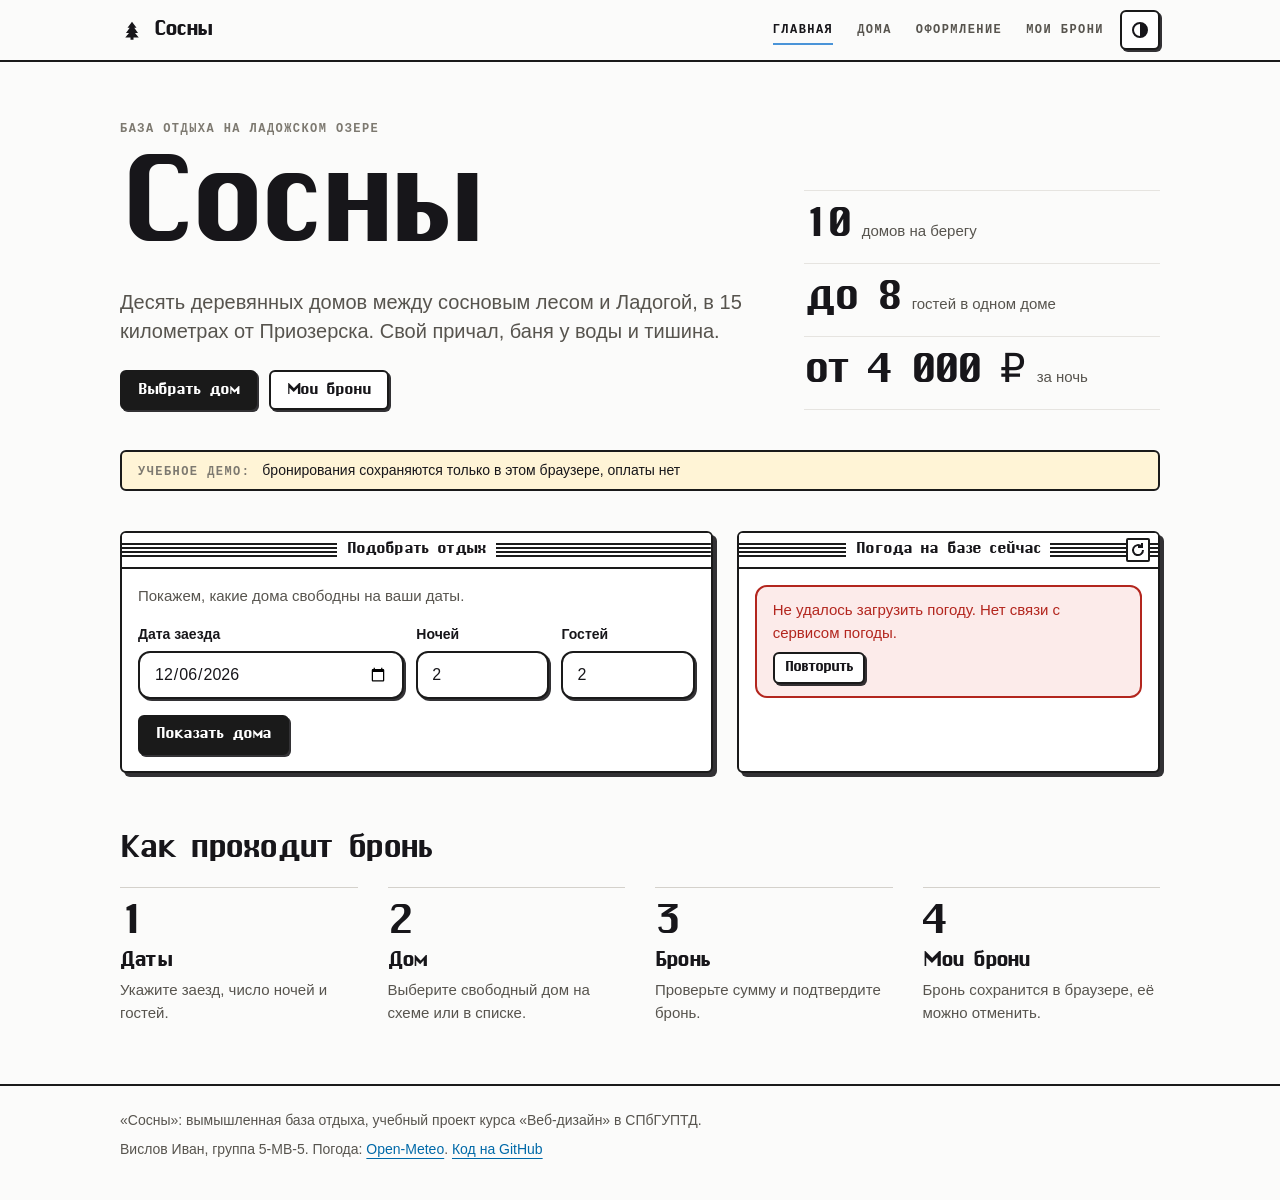
<file: index.html>
<!doctype html>
<html lang="ru">
<head>
  <meta charset="utf-8">
  <meta name="viewport" content="width=device-width, initial-scale=1">
  <title>Сосны: база отдыха на Ладожском озере</title>
  <meta name="description" content="Учебный сайт базы отдыха «Сосны»: десять домов на берегу Ладоги, подбор дат, схема базы и бронь в браузере.">
  <link rel="icon" href="data:image/svg+xml,%3Csvg xmlns='http://www.w3.org/2000/svg' viewBox='0 0 32 32'%3E%3Crect x='1' y='1' width='30' height='30' rx='6' fill='%23fbfbfa' stroke='%231a1a1a' stroke-width='2'/%3E%3Cpath d='M16 5l6 8h-3l5 7h-4l5 6H7l5-6H8l5-7h-3zM14 26h4v3h-4z' fill='%231a1a1a'/%3E%3C/svg%3E">
  <script>(function(){var t;try{t=localStorage.getItem("sosny.theme")}catch(e){}if(t!=="light"&&t!=="dark")t=matchMedia("(prefers-color-scheme: dark)").matches?"dark":"light";document.documentElement.dataset.theme=t})();</script>
  <link rel="stylesheet" href="mac.css">
  <link rel="stylesheet" href="css/common.css">
  <link rel="stylesheet" href="css/home.css">
  <script type="module" src="js/home.js"></script>
</head>
<body>
  <a class="skip-link" href="#main">К содержанию</a>

  <header class="site-header">
    <div class="site-header-inner">
      <a class="brand" href="index.html"><svg class="brand-mark" viewBox="0 0 32 32" aria-hidden="true"><path d="M16 5l6 8h-3l5 7h-4l5 6H7l5-6H8l5-7h-3zM14 26h4v3h-4z" fill="currentColor"/></svg>Сосны</a>
      <button class="icon-btn menu-toggle" type="button" aria-expanded="false" aria-controls="site-nav" aria-label="Меню">
        <svg class="icon-open" viewBox="0 0 20 20" aria-hidden="true"><path d="M3 5h14M3 10h14M3 15h14" stroke="currentColor" stroke-width="2" fill="none"/></svg>
        <svg class="icon-close" viewBox="0 0 20 20" aria-hidden="true"><path d="M5 5l10 10M15 5L5 15" stroke="currentColor" stroke-width="2" fill="none"/></svg>
      </button>
      <nav class="site-nav" id="site-nav" aria-label="Разделы сайта">
        <a class="nav-link" href="index.html" aria-current="page">Главная</a>
        <a class="nav-link" href="catalog.html">Дома</a>
        <a class="nav-link" href="booking.html">Оформление</a>
        <a class="nav-link" href="orders.html">Мои брони</a>
      </nav>
      <button class="icon-btn theme-toggle" type="button" aria-pressed="false" aria-label="Тёмная тема" title="Тёмная тема">
        <svg viewBox="0 0 20 20" aria-hidden="true"><circle cx="10" cy="10" r="7" fill="none" stroke="currentColor" stroke-width="2"/><path d="M10 3a7 7 0 0 1 0 14z" fill="currentColor"/></svg>
      </button>
    </div>
  </header>

  <main id="main" class="container page">
    <section class="hero" aria-labelledby="hero-title">
      <div class="hero-text">
        <p class="label">База отдыха на Ладожском озере</p>
        <h1 class="hero-title" id="hero-title">Сосны</h1>
        <p class="lead">Десять деревянных домов между сосновым лесом и Ладогой, в 15 километрах от Приозерска. Свой причал, баня у воды и тишина.</p>
        <div class="hero-actions">
          <a class="btn btn-primary" href="catalog.html">Выбрать дом</a>
          <a class="btn" href="orders.html">Мои брони</a>
        </div>
      </div>
      <ul class="hero-facts">
        <li><span class="fact-value">10</span> домов на берегу</li>
        <li><span class="fact-value">до 8</span> гостей в одном доме</li>
        <li><span class="fact-value">от 4&nbsp;000&nbsp;₽</span> за ночь</li>
      </ul>
    </section>

    <p class="demo-note"><span class="label">Учебное демо:</span> бронирования сохраняются только в этом браузере, оплаты нет</p>

    <div class="home-tools">
      <section class="window" aria-labelledby="pick-form-title">
        <div class="window-bar"><h2 class="window-title" id="pick-form-title">Подобрать отдых</h2></div>
        <form class="window-body pick-form" id="pick-form" action="catalog.html" method="get" novalidate>
          <p class="muted">Покажем, какие дома свободны на ваши даты.</p>
          <div class="pick-fields">
            <div class="field pick-from">
              <label class="field-label" for="home-from">Дата заезда</label>
              <input class="input" type="date" id="home-from" name="from" required aria-describedby="home-from-error">
              <p class="field-error" id="home-from-error"></p>
            </div>
            <div class="field">
              <label class="field-label" for="home-nights">Ночей</label>
              <input class="input" type="number" id="home-nights" name="nights" min="1" max="30" step="1" inputmode="numeric" required aria-describedby="home-nights-error">
              <p class="field-error" id="home-nights-error"></p>
            </div>
            <div class="field">
              <label class="field-label" for="home-guests">Гостей</label>
              <input class="input" type="number" id="home-guests" name="guests" min="1" max="8" step="1" inputmode="numeric" required aria-describedby="home-guests-error">
              <p class="field-error" id="home-guests-error"></p>
            </div>
          </div>
          <button class="btn btn-primary" type="submit">Показать дома</button>
        </form>
      </section>

      <section class="window weather" id="weather" aria-labelledby="weather-title" aria-busy="true">
        <div class="window-bar">
          <span class="window-spacer" aria-hidden="true"></span>
          <h2 class="window-title" id="weather-title">Погода на базе сейчас</h2>
          <button class="window-box" type="button" id="weather-refresh" aria-label="Обновить погоду" title="Обновить погоду">
            <svg class="icon" viewBox="0 0 16 16" aria-hidden="true"><path d="M13 8a5 5 0 1 1-1.5-3.5M12 1v4H8" fill="none" stroke="currentColor" stroke-width="2"/></svg>
          </button>
        </div>
        <div class="window-body weather-body" aria-live="polite">
          <p class="muted" id="weather-loading">Загружаем погоду с Open-Meteo</p>
          <div class="weather-result" id="weather-result" hidden>
            <div class="weather-main">
              <span class="weather-icon" id="weather-icon"></span>
              <div>
                <p class="display weather-temp" id="weather-temp"></p>
                <p class="weather-desc" id="weather-desc"></p>
              </div>
            </div>
            <dl class="facts">
              <dt>Ощущается как</dt><dd id="weather-feels"></dd>
              <dt>Ветер</dt><dd id="weather-wind"></dd>
            </dl>
            <p class="field-hint" id="weather-time"></p>
          </div>
          <div class="notice notice-error" id="weather-error" hidden>
            <p id="weather-error-text"></p>
            <button class="btn btn-sm" type="button" id="weather-retry">Повторить</button>
          </div>
        </div>
      </section>
    </div>

    <section class="section" aria-labelledby="steps-title">
      <h2 class="section-title" id="steps-title">Как проходит бронь</h2>
      <ol class="steps">
        <li class="step">
          <span class="step-num" aria-hidden="true">1</span>
          <h3 class="step-title">Даты</h3>
          <p class="muted">Укажите заезд, число ночей и гостей.</p>
        </li>
        <li class="step">
          <span class="step-num" aria-hidden="true">2</span>
          <h3 class="step-title">Дом</h3>
          <p class="muted">Выберите свободный дом на схеме или в списке.</p>
        </li>
        <li class="step">
          <span class="step-num" aria-hidden="true">3</span>
          <h3 class="step-title">Бронь</h3>
          <p class="muted">Проверьте сумму и подтвердите бронь.</p>
        </li>
        <li class="step">
          <span class="step-num" aria-hidden="true">4</span>
          <h3 class="step-title">Мои брони</h3>
          <p class="muted">Бронь сохранится в браузере, её можно отменить.</p>
        </li>
      </ol>
    </section>
  </main>

  <footer class="site-footer">
    <div class="site-footer-inner">
      <p>«Сосны»: вымышленная база отдыха, учебный проект курса «Веб-дизайн» в СПбГУПТД.</p>
      <p>Вислов Иван, группа 5-МВ-5. Погода: <a class="link" href="https://open-meteo.com/">Open-Meteo</a>. <a class="link" href="https://github.com/VislovIvan/web-final-sosny">Код на GitHub</a></p>
    </div>
  </footer>
</body>
</html>
</file>
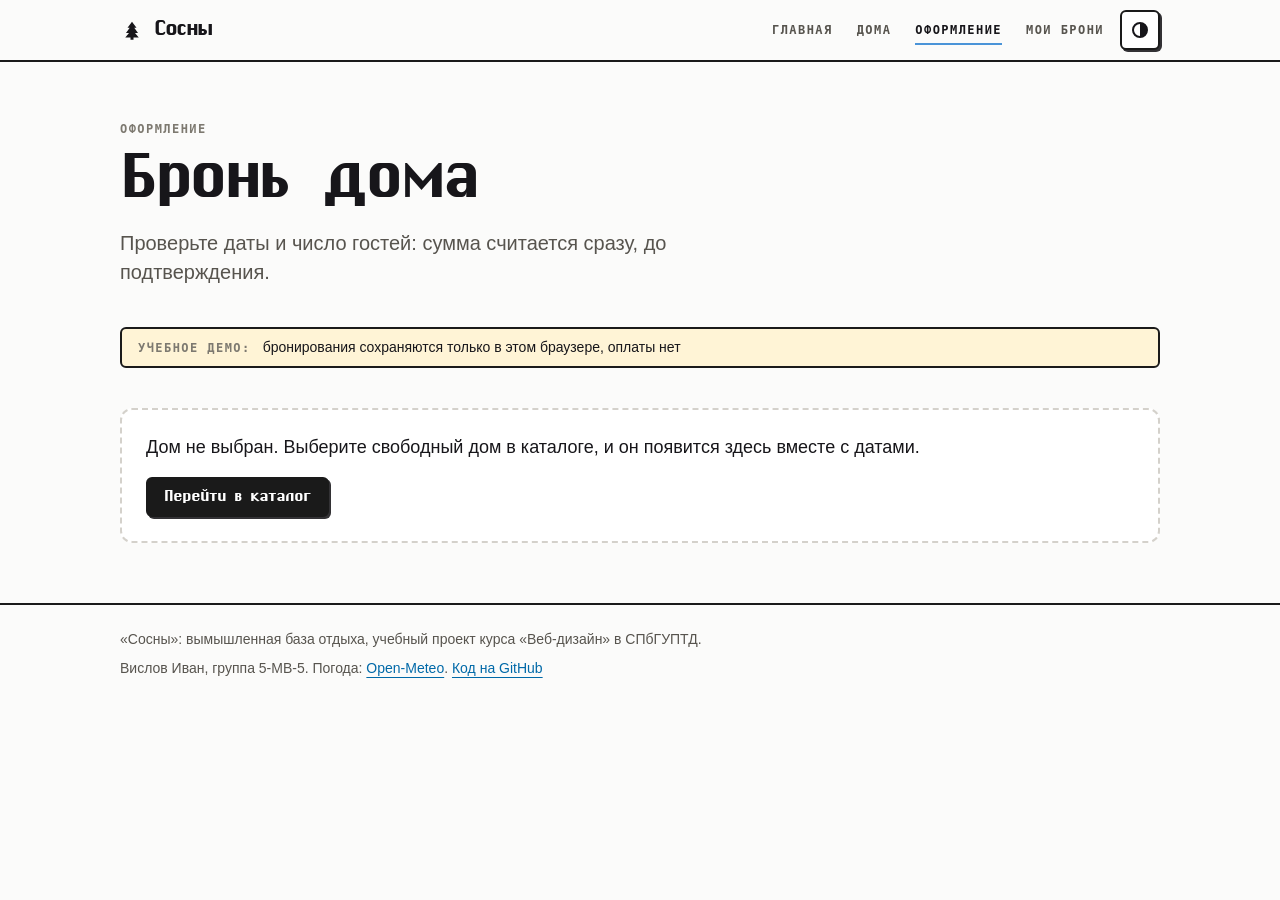
<file: booking.html>
<!doctype html>
<html lang="ru">
<head>
  <meta charset="utf-8">
  <meta name="viewport" content="width=device-width, initial-scale=1">
  <title>Оформление брони · Сосны</title>
  <meta name="description" content="Оформление учебной брони дома на базе «Сосны»: даты, ночи, гости и сумма до подтверждения.">
  <link rel="icon" href="data:image/svg+xml,%3Csvg xmlns='http://www.w3.org/2000/svg' viewBox='0 0 32 32'%3E%3Crect x='1' y='1' width='30' height='30' rx='6' fill='%23fbfbfa' stroke='%231a1a1a' stroke-width='2'/%3E%3Cpath d='M16 5l6 8h-3l5 7h-4l5 6H7l5-6H8l5-7h-3zM14 26h4v3h-4z' fill='%231a1a1a'/%3E%3C/svg%3E">
  <script>(function(){var t;try{t=localStorage.getItem("sosny.theme")}catch(e){}if(t!=="light"&&t!=="dark")t=matchMedia("(prefers-color-scheme: dark)").matches?"dark":"light";document.documentElement.dataset.theme=t})();</script>
  <link rel="stylesheet" href="mac.css">
  <link rel="stylesheet" href="css/common.css">
  <link rel="stylesheet" href="css/booking.css">
  <script type="module" src="js/booking.js"></script>
</head>
<body>
  <a class="skip-link" href="#main">К содержанию</a>

  <header class="site-header">
    <div class="site-header-inner">
      <a class="brand" href="index.html"><svg class="brand-mark" viewBox="0 0 32 32" aria-hidden="true"><path d="M16 5l6 8h-3l5 7h-4l5 6H7l5-6H8l5-7h-3zM14 26h4v3h-4z" fill="currentColor"/></svg>Сосны</a>
      <button class="icon-btn menu-toggle" type="button" aria-expanded="false" aria-controls="site-nav" aria-label="Меню">
        <svg class="icon-open" viewBox="0 0 20 20" aria-hidden="true"><path d="M3 5h14M3 10h14M3 15h14" stroke="currentColor" stroke-width="2" fill="none"/></svg>
        <svg class="icon-close" viewBox="0 0 20 20" aria-hidden="true"><path d="M5 5l10 10M15 5L5 15" stroke="currentColor" stroke-width="2" fill="none"/></svg>
      </button>
      <nav class="site-nav" id="site-nav" aria-label="Разделы сайта">
        <a class="nav-link" href="index.html">Главная</a>
        <a class="nav-link" href="catalog.html">Дома</a>
        <a class="nav-link" href="booking.html" aria-current="page">Оформление</a>
        <a class="nav-link" href="orders.html">Мои брони</a>
      </nav>
      <button class="icon-btn theme-toggle" type="button" aria-pressed="false" aria-label="Тёмная тема" title="Тёмная тема">
        <svg viewBox="0 0 20 20" aria-hidden="true"><circle cx="10" cy="10" r="7" fill="none" stroke="currentColor" stroke-width="2"/><path d="M10 3a7 7 0 0 1 0 14z" fill="currentColor"/></svg>
      </button>
    </div>
  </header>

  <main id="main" class="container page">
    <header class="page-head">
      <p class="label">Оформление</p>
      <h1 class="page-title">Бронь дома</h1>
      <p class="lead">Проверьте даты и число гостей: сумма считается сразу, до подтверждения.</p>
    </header>

    <p class="demo-note"><span class="label">Учебное демо:</span> бронирования сохраняются только в этом браузере, оплаты нет</p>

    <section class="notice booking-missing" id="booking-missing" aria-live="polite" hidden>
      <p id="missing-text"></p>
      <a class="btn btn-primary" href="catalog.html">Перейти в каталог</a>
    </section>

    <div class="booking-layout" id="booking-layout" hidden>
      <section class="window house-window" aria-labelledby="house-window-title">
        <div class="window-bar"><h2 class="window-title" id="house-window-title">Выбранный дом</h2></div>
        <div class="window-body house-body">
          <p class="label" id="house-num"></p>
          <h3 class="house-title" id="house-name"></h3>
          <p class="muted" id="house-desc"></p>
          <ul class="house-tags" id="house-tags"></ul>
          <dl class="facts">
            <dt>Вместимость</dt><dd id="house-capacity"></dd>
            <dt>Цена за ночь</dt><dd class="price" id="house-price"></dd>
          </dl>
          <a class="link" id="change-house" href="catalog.html">Выбрать другой дом</a>
        </div>
      </section>

      <section class="window form-window" aria-labelledby="form-window-title">
        <div class="window-bar"><h2 class="window-title" id="form-window-title">Даты и гости</h2></div>
        <form class="window-body booking-form" id="booking-form" novalidate>
          <div class="field">
            <label class="field-label" for="from">Дата заезда</label>
            <input class="input" type="date" id="from" name="from" required aria-describedby="from-hint from-error">
            <p class="field-hint" id="from-hint"></p>
            <p class="field-error" id="from-error"></p>
          </div>
          <div class="form-grid">
            <div class="field">
              <label class="field-label" for="nights">Ночей</label>
              <input class="input" type="number" id="nights" name="nights" min="1" max="30" step="1" inputmode="numeric" required aria-describedby="nights-error">
              <p class="field-error" id="nights-error"></p>
            </div>
            <div class="field">
              <label class="field-label" for="guests">Гостей</label>
              <input class="input" type="number" id="guests" name="guests" min="1" step="1" inputmode="numeric" required aria-describedby="guests-hint guests-error">
              <p class="field-hint" id="guests-hint"></p>
              <p class="field-error" id="guests-error"></p>
            </div>
          </div>
          <div class="booking-total" aria-live="polite">
            <p class="label">Итого</p>
            <p class="total-calc" id="total-calc"></p>
            <p class="total-value" id="total-value"></p>
          </div>
          <div class="notice-list" id="form-messages" aria-live="polite"></div>
          <button class="btn btn-primary btn-block" type="submit" id="confirm">Подтвердить бронь</button>
          <p class="field-hint">Оплаты нет: бронь учебная и хранится только в этом браузере.</p>
        </form>
      </section>

      <section class="window forecast-window" id="forecast" aria-labelledby="forecast-title" aria-busy="false">
        <div class="window-bar"><h2 class="window-title" id="forecast-title">Прогноз на даты поездки</h2></div>
        <div class="window-body forecast-body" aria-live="polite">
          <p class="muted" id="forecast-note"></p>
          <p class="muted" id="forecast-loading" hidden>Загружаем прогноз с Open-Meteo</p>
          <ul class="forecast-list" id="forecast-list"></ul>
          <div class="notice notice-error" id="forecast-error" hidden>
            <p id="forecast-error-text"></p>
            <button class="btn btn-sm" type="button" id="forecast-retry">Повторить</button>
          </div>
          <p class="field-hint">Прогноз Open-Meteo для района базы, по дням от заезда до выезда.</p>
        </div>
      </section>
    </div>
  </main>

  <footer class="site-footer">
    <div class="site-footer-inner">
      <p>«Сосны»: вымышленная база отдыха, учебный проект курса «Веб-дизайн» в СПбГУПТД.</p>
      <p>Вислов Иван, группа 5-МВ-5. Погода: <a class="link" href="https://open-meteo.com/">Open-Meteo</a>. <a class="link" href="https://github.com/VislovIvan/web-final-sosny">Код на GitHub</a></p>
    </div>
  </footer>
</body>
</html>
</file>
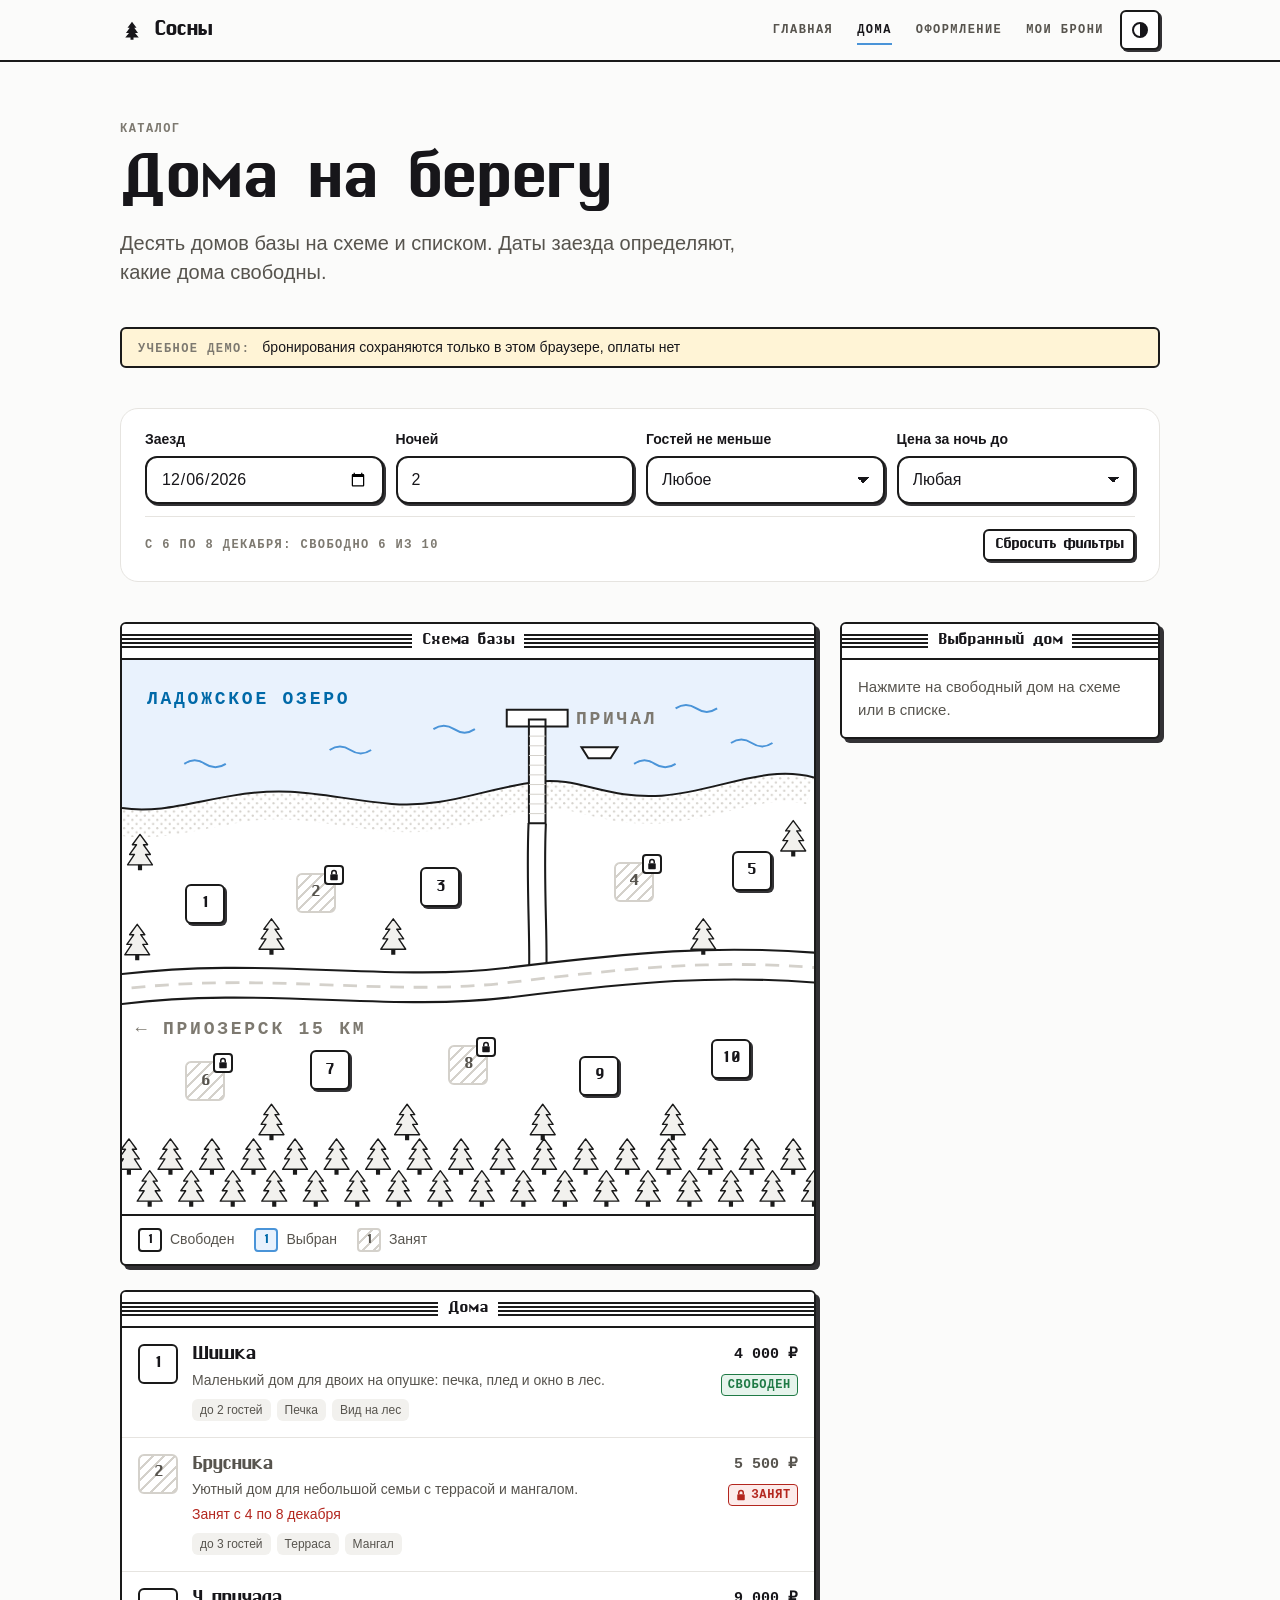
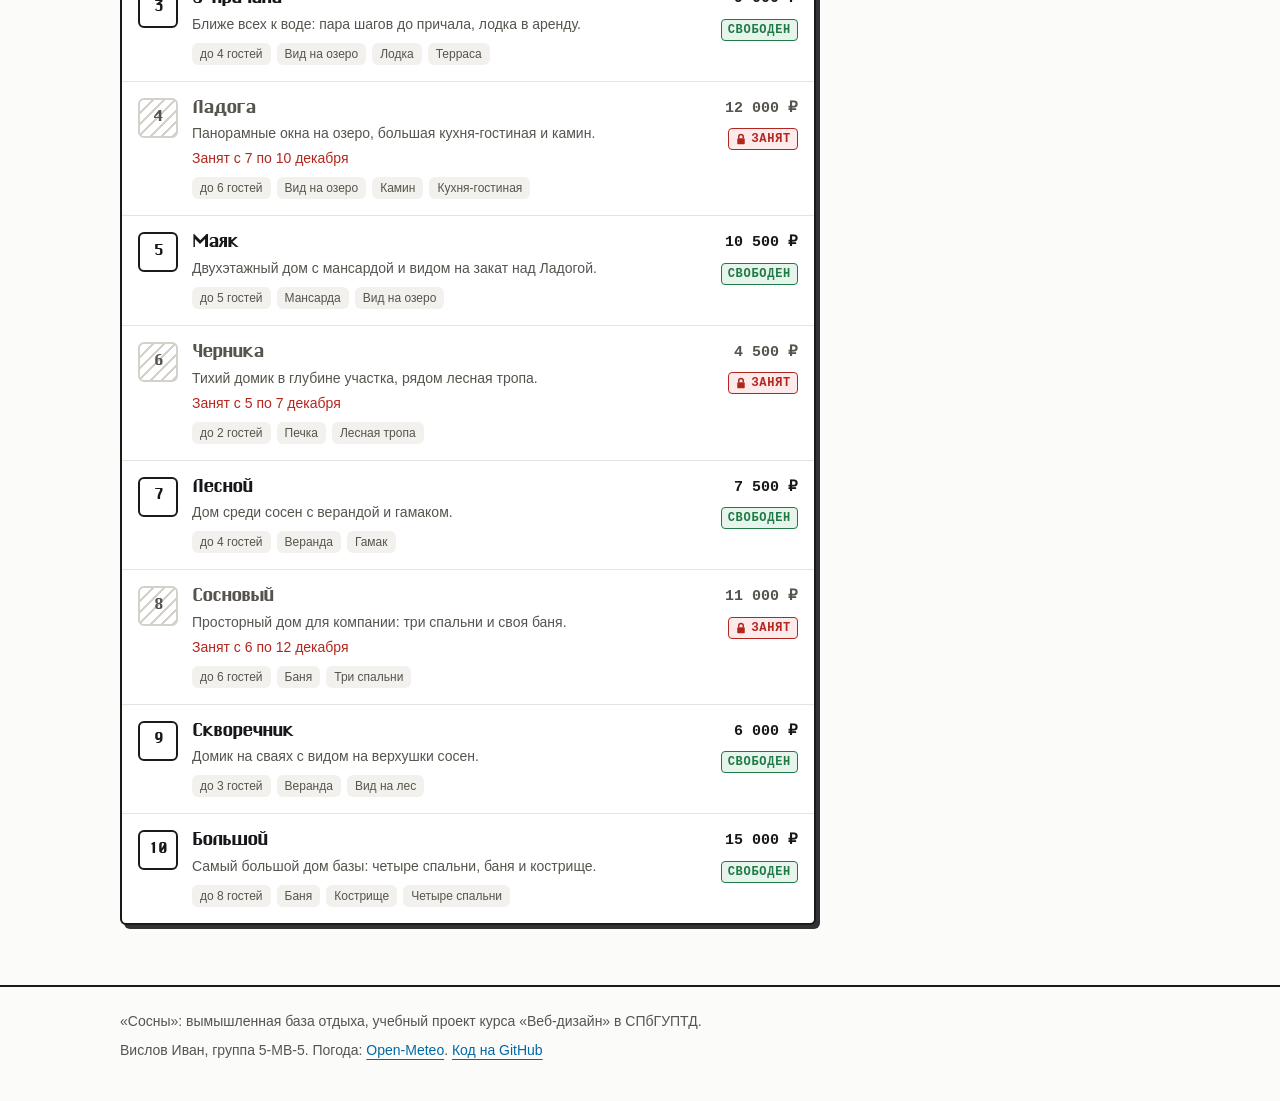
<file: catalog.html>
<!doctype html>
<html lang="ru">
<head>
  <meta charset="utf-8">
  <meta name="viewport" content="width=device-width, initial-scale=1">
  <title>Дома и схема базы · Сосны</title>
  <meta name="description" content="Каталог домов базы «Сосны»: схема у Ладожского озера, список, фильтры по гостям и цене, свободные даты.">
  <link rel="icon" href="data:image/svg+xml,%3Csvg xmlns='http://www.w3.org/2000/svg' viewBox='0 0 32 32'%3E%3Crect x='1' y='1' width='30' height='30' rx='6' fill='%23fbfbfa' stroke='%231a1a1a' stroke-width='2'/%3E%3Cpath d='M16 5l6 8h-3l5 7h-4l5 6H7l5-6H8l5-7h-3zM14 26h4v3h-4z' fill='%231a1a1a'/%3E%3C/svg%3E">
  <script>(function(){var t;try{t=localStorage.getItem("sosny.theme")}catch(e){}if(t!=="light"&&t!=="dark")t=matchMedia("(prefers-color-scheme: dark)").matches?"dark":"light";document.documentElement.dataset.theme=t})();</script>
  <link rel="stylesheet" href="mac.css">
  <link rel="stylesheet" href="css/common.css">
  <link rel="stylesheet" href="css/catalog.css">
  <script type="module" src="js/catalog.js"></script>
</head>
<body>
  <a class="skip-link" href="#main">К содержанию</a>

  <header class="site-header">
    <div class="site-header-inner">
      <a class="brand" href="index.html"><svg class="brand-mark" viewBox="0 0 32 32" aria-hidden="true"><path d="M16 5l6 8h-3l5 7h-4l5 6H7l5-6H8l5-7h-3zM14 26h4v3h-4z" fill="currentColor"/></svg>Сосны</a>
      <button class="icon-btn menu-toggle" type="button" aria-expanded="false" aria-controls="site-nav" aria-label="Меню">
        <svg class="icon-open" viewBox="0 0 20 20" aria-hidden="true"><path d="M3 5h14M3 10h14M3 15h14" stroke="currentColor" stroke-width="2" fill="none"/></svg>
        <svg class="icon-close" viewBox="0 0 20 20" aria-hidden="true"><path d="M5 5l10 10M15 5L5 15" stroke="currentColor" stroke-width="2" fill="none"/></svg>
      </button>
      <nav class="site-nav" id="site-nav" aria-label="Разделы сайта">
        <a class="nav-link" href="index.html">Главная</a>
        <a class="nav-link" href="catalog.html" aria-current="page">Дома</a>
        <a class="nav-link" href="booking.html">Оформление</a>
        <a class="nav-link" href="orders.html">Мои брони</a>
      </nav>
      <button class="icon-btn theme-toggle" type="button" aria-pressed="false" aria-label="Тёмная тема" title="Тёмная тема">
        <svg viewBox="0 0 20 20" aria-hidden="true"><circle cx="10" cy="10" r="7" fill="none" stroke="currentColor" stroke-width="2"/><path d="M10 3a7 7 0 0 1 0 14z" fill="currentColor"/></svg>
      </button>
    </div>
  </header>

  <main id="main" class="container page">
    <header class="page-head">
      <p class="label">Каталог</p>
      <h1 class="page-title">Дома на берегу</h1>
      <p class="lead">Десять домов базы на схеме и списком. Даты заезда определяют, какие дома свободны.</p>
    </header>

    <p class="demo-note"><span class="label">Учебное демо:</span> бронирования сохраняются только в этом браузере, оплаты нет</p>

    <div class="catalog-controls">
      <form class="filters card-soft" id="filters" aria-label="Даты и фильтры" novalidate>
        <div class="filters-grid">
          <label class="field">
            <span class="field-label">Заезд</span>
            <input class="input" type="date" id="from" name="from" required aria-describedby="dates-error">
          </label>
          <label class="field">
            <span class="field-label">Ночей</span>
            <input class="input" type="number" id="nights" name="nights" min="1" max="30" step="1" inputmode="numeric" required aria-describedby="dates-error">
          </label>
          <label class="field">
            <span class="field-label">Гостей не меньше</span>
            <select class="select" id="guests" name="guests">
              <option value="">Любое</option>
              <option value="2">2</option>
              <option value="3">3</option>
              <option value="4">4</option>
              <option value="5">5</option>
              <option value="6">6</option>
              <option value="7">7</option>
              <option value="8">8</option>
            </select>
          </label>
          <label class="field">
            <span class="field-label">Цена за ночь до</span>
            <select class="select" id="price" name="price">
              <option value="">Любая</option>
              <option value="5000">5 000 ₽</option>
              <option value="7500">7 500 ₽</option>
              <option value="10000">10 000 ₽</option>
              <option value="12000">12 000 ₽</option>
            </select>
          </label>
        </div>
        <p class="field-error" id="dates-error"></p>
        <div class="filters-foot">
          <p class="label" id="result-count" aria-live="polite"></p>
          <button class="btn btn-sm" type="button" id="reset-filters">Сбросить фильтры</button>
        </div>
      </form>
      <div class="notice-list" id="storage-notice"></div>
      <div class="notice-list" id="catalog-messages" aria-live="polite"></div>
      <p class="visually-hidden" id="selection-status" aria-live="polite"></p>
    </div>

    <div class="catalog-layout">
      <section class="window map-window" aria-labelledby="map-title">
        <div class="window-bar"><h2 class="window-title" id="map-title">Схема базы</h2></div>
        <div class="map" id="map">
          <svg class="map-art" viewBox="0 0 1000 800" preserveAspectRatio="none" aria-hidden="true" focusable="false">
            <defs>
              <pattern id="sand" width="12" height="12" patternUnits="userSpaceOnUse">
                <circle class="map-dot" cx="3" cy="3" r="1.6"/>
                <circle class="map-dot" cx="9" cy="9" r="1.6"/>
              </pattern>
              <symbol id="pine" viewBox="0 0 40 56">
                <path class="map-tree" d="M20 2l11 15h-6l10 14h-7l10 15H2l10-15H5l10-14H9z"/>
                <path class="map-trunk" d="M17 46h6v8h-6z"/>
              </symbol>
            </defs>
            <rect class="map-land" width="1000" height="800"/>
            <path class="map-sand" d="M0 214C50 222 100 206 160 196C250 180 300 200 390 208C470 214 520 186 600 176C660 168 700 202 780 196C860 190 930 150 1000 170"/>
            <path class="map-water" d="M0 0H1000V170C930 150 860 190 780 196C700 202 660 168 600 176C520 186 470 214 390 208C300 200 250 180 160 196C100 206 50 222 0 214Z"/>
            <path class="map-wave" d="M90 150q15-10 30 0t30 0M300 130q15-10 30 0t30 0M450 100q15-10 30 0t30 0M800 70q15-10 30 0t30 0M880 120q15-10 30 0t30 0M740 150q15-10 30 0t30 0"/>
            <path class="map-shore" d="M0 214C50 222 100 206 160 196C250 180 300 200 390 208C470 214 520 186 600 176C660 168 700 202 780 196C860 190 930 150 1000 170"/>
            <path class="map-lane-edge" d="M600 470C604 420 596 330 600 236"/>
            <path class="map-lane" d="M600 470C604 420 596 330 600 236"/>
            <path class="map-road-edge" d="M-20 478C200 448 380 488 560 466S860 432 1020 446"/>
            <path class="map-road" d="M-20 478C200 448 380 488 560 466S860 432 1020 446"/>
            <path class="map-road-line" d="M-20 478C200 448 380 488 560 466S860 432 1020 446"/>
            <path class="map-pier" d="M588 86h24v150h-24zM556 72h88v24h-88z"/>
            <path class="map-plank" d="M588 110h24M588 124h24M588 138h24M588 152h24M588 166h24M588 180h24M588 194h24M588 208h24M588 222h24"/>
            <path class="map-boat" d="M664 126h52l-10 16h-32z"/>
          <use href="#pine" x="-10" y="690" width="40" height="56"/>
          <use href="#pine" x="50" y="690" width="40" height="56"/>
          <use href="#pine" x="110" y="690" width="40" height="56"/>
          <use href="#pine" x="170" y="690" width="40" height="56"/>
          <use href="#pine" x="230" y="690" width="40" height="56"/>
          <use href="#pine" x="290" y="690" width="40" height="56"/>
          <use href="#pine" x="350" y="690" width="40" height="56"/>
          <use href="#pine" x="410" y="690" width="40" height="56"/>
          <use href="#pine" x="470" y="690" width="40" height="56"/>
          <use href="#pine" x="530" y="690" width="40" height="56"/>
          <use href="#pine" x="590" y="690" width="40" height="56"/>
          <use href="#pine" x="650" y="690" width="40" height="56"/>
          <use href="#pine" x="710" y="690" width="40" height="56"/>
          <use href="#pine" x="770" y="690" width="40" height="56"/>
          <use href="#pine" x="830" y="690" width="40" height="56"/>
          <use href="#pine" x="890" y="690" width="40" height="56"/>
          <use href="#pine" x="950" y="690" width="40" height="56"/>
          <use href="#pine" x="20" y="736" width="40" height="56"/>
          <use href="#pine" x="80" y="736" width="40" height="56"/>
          <use href="#pine" x="140" y="736" width="40" height="56"/>
          <use href="#pine" x="200" y="736" width="40" height="56"/>
          <use href="#pine" x="260" y="736" width="40" height="56"/>
          <use href="#pine" x="320" y="736" width="40" height="56"/>
          <use href="#pine" x="380" y="736" width="40" height="56"/>
          <use href="#pine" x="440" y="736" width="40" height="56"/>
          <use href="#pine" x="500" y="736" width="40" height="56"/>
          <use href="#pine" x="560" y="736" width="40" height="56"/>
          <use href="#pine" x="620" y="736" width="40" height="56"/>
          <use href="#pine" x="680" y="736" width="40" height="56"/>
          <use href="#pine" x="740" y="736" width="40" height="56"/>
          <use href="#pine" x="800" y="736" width="40" height="56"/>
          <use href="#pine" x="860" y="736" width="40" height="56"/>
          <use href="#pine" x="920" y="736" width="40" height="56"/>
          <use href="#pine" x="980" y="736" width="40" height="56"/>
          <use href="#pine" x="6" y="250" width="40" height="56"/>
          <use href="#pine" x="2" y="380" width="40" height="56"/>
          <use href="#pine" x="950" y="230" width="40" height="56"/>
          <use href="#pine" x="196" y="372" width="40" height="56"/>
          <use href="#pine" x="372" y="372" width="40" height="56"/>
          <use href="#pine" x="820" y="372" width="40" height="56"/>
          <use href="#pine" x="196" y="640" width="40" height="56"/>
          <use href="#pine" x="392" y="640" width="40" height="56"/>
          <use href="#pine" x="588" y="640" width="40" height="56"/>
          <use href="#pine" x="776" y="640" width="40" height="56"/>
            <text class="map-label map-label-water" x="36" y="64">ЛАДОЖСКОЕ ОЗЕРО</text>
            <text class="map-label" x="656" y="92">ПРИЧАЛ</text>
            <text class="map-label map-label-road" x="20" y="540">← ПРИОЗЕРСК 15 КМ</text>
          </svg>
          <p class="map-empty" id="map-empty" hidden>Нет домов под эти фильтры</p>
        </div>
        <ul class="map-legend" aria-label="Обозначения на схеме">
          <li><span class="legend-key" aria-hidden="true">1</span>Свободен</li>
          <li><span class="legend-key is-selected" aria-hidden="true">1</span>Выбран</li>
          <li><span class="legend-key is-busy hatch" aria-hidden="true">1</span>Занят</li>
        </ul>
      </section>

      <aside class="window pick-card is-empty" id="pick-card" aria-labelledby="pick-title">
        <div class="window-bar"><h2 class="window-title" id="pick-title">Выбранный дом</h2></div>
        <div class="window-body pick-body">
          <p class="pick-empty muted">Нажмите на свободный дом на схеме или в списке.</p>
          <div class="pick-content">
            <p class="label pick-num" id="pick-num"></p>
            <h3 class="pick-name" id="pick-name"></h3>
            <p class="pick-desc muted" id="pick-desc"></p>
            <ul class="pick-tags" id="pick-tags"></ul>
            <dl class="facts pick-facts">
              <dt>Заезд</dt><dd id="pick-from"></dd>
              <dt>Выезд</dt><dd id="pick-to"></dd>
              <dt>Вместимость</dt><dd id="pick-capacity"></dd>
              <dt>Цена за ночь</dt><dd class="price" id="pick-price"></dd>
            </dl>
            <p class="pick-total"><span class="label" id="pick-total-label"></span><span class="pick-total-value" id="pick-total"></span></p>
            <a class="btn btn-primary pick-link" id="pick-link" href="booking.html">Оформить</a>
          </div>
        </div>
      </aside>

      <section class="window list-window" aria-labelledby="list-title">
        <div class="window-bar"><h2 class="window-title" id="list-title">Дома</h2></div>
        <ul class="house-list" id="house-list"></ul>
        <div class="list-empty" id="list-empty" hidden>
          <p>Под эти условия домов нет. Уменьшите число гостей или поднимите цену.</p>
          <button class="btn btn-sm" type="button" id="empty-reset">Сбросить фильтры</button>
        </div>
      </section>
    </div>
  </main>

  <footer class="site-footer">
    <div class="site-footer-inner">
      <p>«Сосны»: вымышленная база отдыха, учебный проект курса «Веб-дизайн» в СПбГУПТД.</p>
      <p>Вислов Иван, группа 5-МВ-5. Погода: <a class="link" href="https://open-meteo.com/">Open-Meteo</a>. <a class="link" href="https://github.com/VislovIvan/web-final-sosny">Код на GitHub</a></p>
    </div>
  </footer>
</body>
</html>
</file>
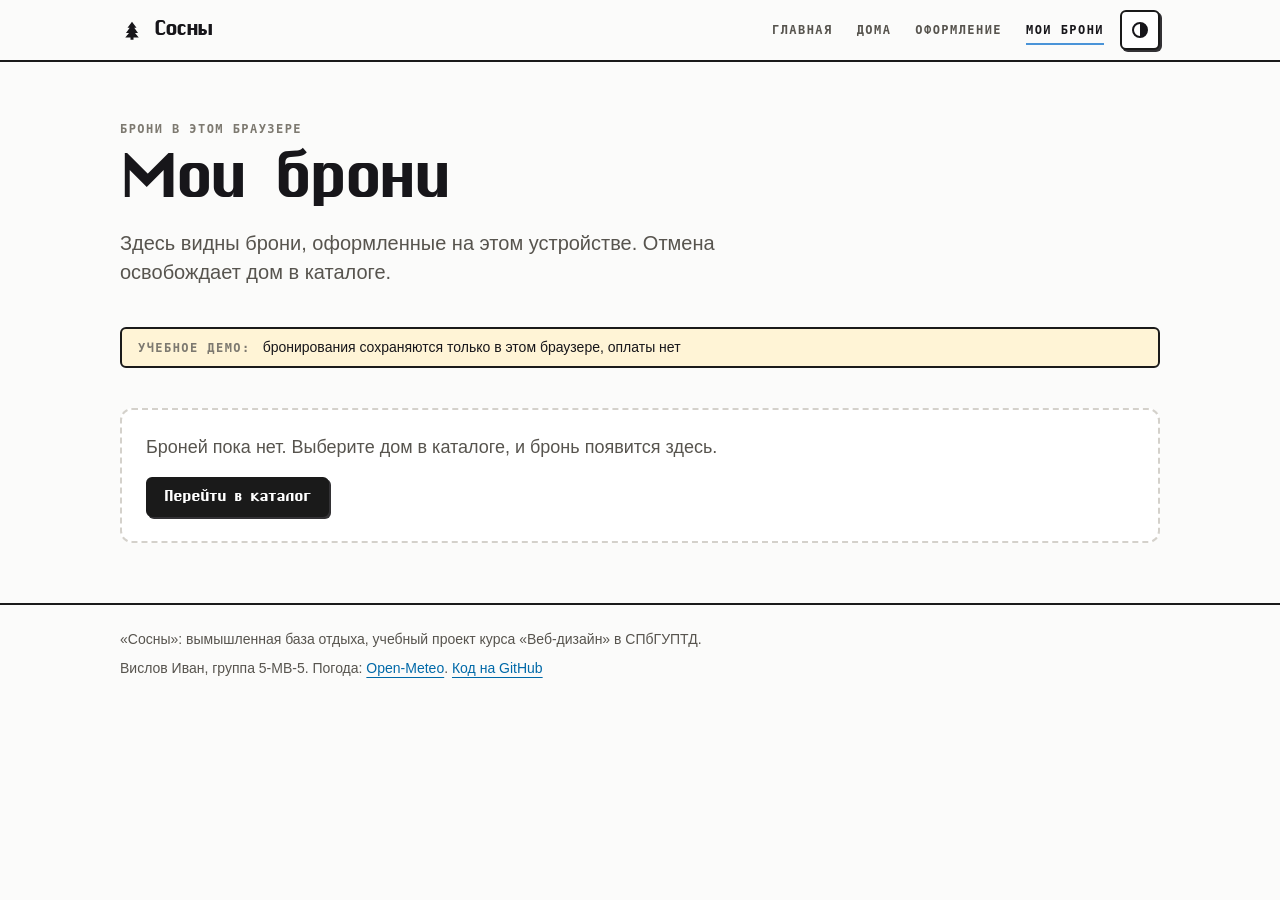
<file: orders.html>
<!doctype html>
<html lang="ru">
<head>
  <meta charset="utf-8">
  <meta name="viewport" content="width=device-width, initial-scale=1">
  <title>Мои брони · Сосны</title>
  <meta name="description" content="Брони дома на базе «Сосны», оформленные в этом браузере: просмотр, отмена и повторное оформление.">
  <link rel="icon" href="data:image/svg+xml,%3Csvg xmlns='http://www.w3.org/2000/svg' viewBox='0 0 32 32'%3E%3Crect x='1' y='1' width='30' height='30' rx='6' fill='%23fbfbfa' stroke='%231a1a1a' stroke-width='2'/%3E%3Cpath d='M16 5l6 8h-3l5 7h-4l5 6H7l5-6H8l5-7h-3zM14 26h4v3h-4z' fill='%231a1a1a'/%3E%3C/svg%3E">
  <script>(function(){var t;try{t=localStorage.getItem("sosny.theme")}catch(e){}if(t!=="light"&&t!=="dark")t=matchMedia("(prefers-color-scheme: dark)").matches?"dark":"light";document.documentElement.dataset.theme=t})();</script>
  <link rel="stylesheet" href="mac.css">
  <link rel="stylesheet" href="css/common.css">
  <link rel="stylesheet" href="css/orders.css">
  <script type="module" src="js/orders.js"></script>
</head>
<body>
  <a class="skip-link" href="#main">К содержанию</a>

  <header class="site-header">
    <div class="site-header-inner">
      <a class="brand" href="index.html"><svg class="brand-mark" viewBox="0 0 32 32" aria-hidden="true"><path d="M16 5l6 8h-3l5 7h-4l5 6H7l5-6H8l5-7h-3zM14 26h4v3h-4z" fill="currentColor"/></svg>Сосны</a>
      <button class="icon-btn menu-toggle" type="button" aria-expanded="false" aria-controls="site-nav" aria-label="Меню">
        <svg class="icon-open" viewBox="0 0 20 20" aria-hidden="true"><path d="M3 5h14M3 10h14M3 15h14" stroke="currentColor" stroke-width="2" fill="none"/></svg>
        <svg class="icon-close" viewBox="0 0 20 20" aria-hidden="true"><path d="M5 5l10 10M15 5L5 15" stroke="currentColor" stroke-width="2" fill="none"/></svg>
      </button>
      <nav class="site-nav" id="site-nav" aria-label="Разделы сайта">
        <a class="nav-link" href="index.html">Главная</a>
        <a class="nav-link" href="catalog.html">Дома</a>
        <a class="nav-link" href="booking.html">Оформление</a>
        <a class="nav-link" href="orders.html" aria-current="page">Мои брони</a>
      </nav>
      <button class="icon-btn theme-toggle" type="button" aria-pressed="false" aria-label="Тёмная тема" title="Тёмная тема">
        <svg viewBox="0 0 20 20" aria-hidden="true"><circle cx="10" cy="10" r="7" fill="none" stroke="currentColor" stroke-width="2"/><path d="M10 3a7 7 0 0 1 0 14z" fill="currentColor"/></svg>
      </button>
    </div>
  </header>

  <main id="main" class="container page">
    <header class="page-head">
      <p class="label">Брони в этом браузере</p>
      <h1 class="page-title">Мои брони</h1>
      <p class="lead">Здесь видны брони, оформленные на этом устройстве. Отмена освобождает дом в каталоге.</p>
    </header>

    <p class="demo-note"><span class="label">Учебное демо:</span> бронирования сохраняются только в этом браузере, оплаты нет</p>

    <div class="orders-body">
      <div class="notice-list" id="storage-notice"></div>
      <div class="notice-list" id="orders-messages" aria-live="polite"></div>
      <div class="orders-toolbar" id="orders-toolbar" hidden>
        <p class="label" id="orders-count"></p>
        <div class="reset-zone">
          <button class="btn btn-sm btn-danger" type="button" id="reset-demo">Сбросить демо</button>
          <div class="confirm" id="reset-confirm" role="group" aria-label="Сброс демо" hidden>
            <p class="confirm-question">Удалить все брони из этого браузера?</p>
            <button class="btn btn-sm btn-danger" type="button" id="reset-yes">Да, удалить</button>
            <button class="btn btn-sm" type="button" id="reset-no">Нет</button>
          </div>
        </div>
      </div>
      <ul class="orders-list" id="orders-list"></ul>
      <div class="notice orders-empty" id="orders-empty" hidden>
        <p>Броней пока нет. Выберите дом в каталоге, и бронь появится здесь.</p>
        <a class="btn btn-primary" id="empty-link" href="catalog.html">Перейти в каталог</a>
      </div>
    </div>
  </main>

  <footer class="site-footer">
    <div class="site-footer-inner">
      <p>«Сосны»: вымышленная база отдыха, учебный проект курса «Веб-дизайн» в СПбГУПТД.</p>
      <p>Вислов Иван, группа 5-МВ-5. Погода: <a class="link" href="https://open-meteo.com/">Open-Meteo</a>. <a class="link" href="https://github.com/VislovIvan/web-final-sosny">Код на GitHub</a></p>
    </div>
  </footer>
</body>
</html>
</file>
<file: mac.css>
/*
 * mac.css: общая база всех учебных сайтов.
 * Язык раннего Macintosh, как на 42jobs: чернильная рамка 2px, тень без размытия,
 * Chicago в заголовках и кнопках, моноширинный капс в служебных подписях.
 * Правило: жёсткий контур у того, что нажимают, мягкий у того, что читают.
 */

@font-face {
  font-family: Chicago;
  font-style: normal;
  font-weight: 400;
  font-display: block;
  src: url("fonts/chicago.woff2") format("woff2");
}

:root {
  color-scheme: light;

  --font: -apple-system, BlinkMacSystemFont, "Segoe UI", Roboto, "Helvetica Neue", Arial, sans-serif;
  --font-mono: ui-monospace, SFMono-Regular, "SF Mono", Menlo, Consolas, monospace;
  --font-display: Chicago, -apple-system, BlinkMacSystemFont, "Segoe UI", sans-serif;

  --bg: #fbfbfa;
  --bg-raised: #ffffff;
  --bg-sunken: #f2f1ee;
  --border: #e6e4e0;
  --border-strong: #d4d1cb;
  --text: #17161a;
  --text-muted: #57544e;
  --text-faint: #7d7970;

  --accent: #4a94d8;
  --accent-soft: #e9f2fd;
  --accent-ink: #0069a8;
  --ok: #1f7a45;
  --ok-soft: #e6f4ec;
  --danger: #b3261e;
  --danger-soft: #fcebea;
  --warn-soft: #fff4d6;

  --ink-line: #1a1a1a;
  --ink-hover: #34333a;
  --on-ink: #ffffff;

  --rule: 2px;
  --hard: 4px 4px 0 rgb(23 22 26 / 88%);
  --hard-sm: 2px 2px 0 rgb(23 22 26 / 88%);

  --r-sm: 6px;
  --r-md: 12px;
  --r-lg: 18px;

  --space-0: 6px;
  --space-1: 8px;
  --space-2: 12px;
  --space-3: 16px;
  --space-4: 24px;
  --space-5: 40px;
  --space-6: 60px;

  --page: 1120px;
  --gutter: clamp(16px, 4vw, 40px);
  --ease-out: cubic-bezier(0.23, 1, 0.32, 1);
}

/* Тёмная тема выворачивает силуэт: рамка и тень светлые, как в инверсном режиме Mac */
:root[data-theme="dark"] {
  color-scheme: dark;

  --bg: #121114;
  --bg-raised: #1b1a1e;
  --bg-sunken: #0d0c0f;
  --border: #2b2a2f;
  --border-strong: #3e3c42;
  --text: #f2f0eb;
  --text-muted: #c5c1b9;
  --text-faint: #9a958c;

  --accent: #6db1ee;
  --accent-soft: #14273a;
  --accent-ink: #a5d0f7;
  --ok: #6fd39b;
  --ok-soft: #12291c;
  --danger: #ff8a80;
  --danger-soft: #3a1513;
  --warn-soft: #3a3010;

  --ink-line: #ecebe6;
  --ink-hover: #d7d5ce;
  --on-ink: #121114;

  --hard: 4px 4px 0 rgb(236 235 230 / 80%);
  --hard-sm: 2px 2px 0 rgb(236 235 230 / 80%);
}

*,
*::before,
*::after {
  box-sizing: border-box;
}

[hidden] {
  display: none !important;
}

html {
  -webkit-text-size-adjust: 100%;
}

@media (prefers-reduced-motion: no-preference) {
  html {
    scroll-behavior: smooth;
  }
}

body {
  margin: 0;
  overflow-x: clip;
  background: var(--bg);
  color: var(--text);
  font-family: var(--font);
  font-size: 15px;
  line-height: 1.5;
  font-variant-numeric: tabular-nums;
  -webkit-font-smoothing: antialiased;
}

img,
svg,
canvas,
video {
  display: block;
  max-width: 100%;
}

img {
  height: auto;
}

::selection {
  background: var(--accent-soft);
  color: var(--text);
}

:root {
  scrollbar-color: var(--border-strong) transparent;
  scrollbar-width: thin;
}

/* ── Типографика ─────────────────────────────────────────── */

h1,
h2,
h3,
h4,
.display {
  margin: 0;
  font-family: var(--font-display);
  font-weight: 400;
  line-height: 1.15;
  letter-spacing: 0.01em;
  /* Chicago растровый: сглаживание размывает ступеньки */
  -webkit-font-smoothing: none;
}

p {
  margin: 0;
}

a {
  color: inherit;
}

.link {
  color: var(--accent-ink);
  text-decoration: underline;
  text-decoration-thickness: 1px;
  text-underline-offset: 4px;
}

@media (hover: hover) {
  .link:hover {
    text-decoration-thickness: 2px;
  }
}

.label {
  font-family: var(--font-mono);
  font-size: 12px;
  font-weight: 600;
  line-height: 1.2;
  letter-spacing: 0.12em;
  text-transform: uppercase;
  color: var(--text-faint);
}

.muted {
  color: var(--text-muted);
}

.num {
  font-family: var(--font-mono);
  font-variant-numeric: tabular-nums;
}

/* ── Раскладка ──────────────────────────────────────────── */

.container {
  width: 100%;
  max-width: var(--page);
  margin-inline: auto;
  padding-inline: var(--gutter);
}

.visually-hidden {
  position: absolute !important;
  width: 1px;
  height: 1px;
  margin: -1px;
  padding: 0;
  overflow: hidden;
  clip: rect(0 0 0 0);
  white-space: nowrap;
  border: 0;
}

/* ── Кнопки ─────────────────────────────────────────────── */

.btn {
  display: inline-flex;
  align-items: center;
  justify-content: center;
  gap: var(--space-1);
  min-height: 40px;
  padding: 8px 16px;
  font-family: var(--font-display);
  font-size: 15px;
  line-height: 1;
  -webkit-font-smoothing: none;
  color: var(--text);
  background: var(--bg-raised);
  border: var(--rule) solid var(--ink-line);
  border-radius: var(--r-sm);
  box-shadow: var(--hard-sm);
  cursor: pointer;
  text-decoration: none;
  white-space: nowrap;
  user-select: none;
  -webkit-tap-highlight-color: transparent;
  transition:
    transform 70ms var(--ease-out),
    box-shadow 70ms var(--ease-out),
    background-color 120ms var(--ease-out),
    color 120ms var(--ease-out);
}

@media (hover: hover) {
  .btn:hover {
    background: var(--bg-sunken);
  }

  .btn-primary:hover {
    background: var(--ink-hover);
  }
}

.btn:active {
  transform: translate(2px, 2px);
  box-shadow: none;
}

.btn-primary {
  color: var(--on-ink);
  background: var(--ink-line);
}

.btn-danger {
  color: var(--danger);
}

.btn-sm {
  min-height: 32px;
  padding: 6px 10px;
  font-size: 14px;
}

.btn:disabled,
.btn[aria-disabled="true"] {
  opacity: 0.45;
  cursor: not-allowed;
  box-shadow: none;
  transform: none;
}

/* Квадратная кнопка со значком: закрыть, свернуть, меню */
.icon-btn {
  display: inline-grid;
  place-items: center;
  width: 40px;
  height: 40px;
  padding: 0;
  color: var(--text);
  background: var(--bg-raised);
  border: var(--rule) solid var(--ink-line);
  border-radius: var(--r-sm);
  box-shadow: var(--hard-sm);
  cursor: pointer;
  -webkit-tap-highlight-color: transparent;
  transition: transform 70ms var(--ease-out), box-shadow 70ms var(--ease-out), background-color 120ms var(--ease-out);
}

@media (hover: hover) {
  .icon-btn:hover {
    background: var(--bg-sunken);
  }
}

.icon-btn:active {
  transform: translate(2px, 2px);
  box-shadow: none;
}

/* ── Чипы фильтров ──────────────────────────────────────── */

.chip-row {
  display: flex;
  flex-wrap: wrap;
  gap: var(--space-1);
}

.chip {
  display: inline-flex;
  align-items: center;
  gap: var(--space-0);
  min-height: 30px;
  padding: 6px 12px;
  font-family: var(--font-mono);
  font-size: 12px;
  font-weight: 600;
  line-height: 1;
  letter-spacing: 0.06em;
  text-transform: uppercase;
  color: var(--text);
  background: var(--bg-raised);
  border: var(--rule) solid var(--ink-line);
  border-radius: 4px;
  box-shadow: var(--hard-sm);
  cursor: pointer;
  white-space: nowrap;
  -webkit-tap-highlight-color: transparent;
  transition:
    transform 70ms var(--ease-out),
    box-shadow 70ms var(--ease-out),
    background-color 120ms var(--ease-out),
    color 120ms var(--ease-out);
}

.chip:active {
  transform: translate(2px, 2px);
  box-shadow: none;
}

.chip[aria-pressed="true"],
.chip[aria-checked="true"],
.chip.is-on {
  color: var(--accent-ink);
  background: var(--accent-soft);
  border-color: var(--accent);
}

.chip-count {
  letter-spacing: 0;
  color: var(--text-faint);
}

@media (pointer: coarse) {
  .btn {
    min-height: 44px;
  }

  .btn-sm {
    min-height: 40px;
  }

  .icon-btn {
    width: 44px;
    height: 44px;
  }

  .chip {
    min-height: 40px;
    padding: 10px 14px;
  }
}

/* ── Поля ───────────────────────────────────────────────── */

.field {
  display: grid;
  gap: var(--space-0);
  min-width: 0;
}

.field-label {
  font-size: 14px;
  font-weight: 600;
}

.field-hint {
  font-size: 14px;
  color: var(--text-faint);
}

.field-error {
  font-size: 14px;
  color: var(--danger);
}

.input,
.select,
.textarea {
  width: 100%;
  min-height: 44px;
  padding: 10px 14px;
  font: inherit;
  /* 16px, иначе Safari на iPhone приближает страницу при фокусе */
  font-size: 16px;
  color: var(--text);
  background: var(--bg-raised);
  border: var(--rule) solid var(--ink-line);
  border-radius: var(--r-md);
  box-shadow: var(--hard-sm);
  caret-color: var(--accent);
}

.input::placeholder,
.textarea::placeholder {
  color: var(--text-faint);
}

.select {
  appearance: none;
  padding-right: 40px;
  background-image:
    linear-gradient(45deg, transparent 50%, var(--text) 50%),
    linear-gradient(135deg, var(--text) 50%, transparent 50%);
  background-position:
    calc(100% - 20px) 50%,
    calc(100% - 14px) 50%;
  background-size: 6px 6px;
  background-repeat: no-repeat;
}

.input[aria-invalid="true"],
.select[aria-invalid="true"],
.textarea[aria-invalid="true"] {
  border-color: var(--danger);
}

/* ── Карточки и окна ────────────────────────────────────── */

.card {
  background: var(--bg-raised);
  border: var(--rule) solid var(--ink-line);
  border-radius: var(--r-lg);
  box-shadow: var(--hard-sm);
}

.card-soft {
  background: var(--bg-raised);
  border: 1px solid var(--border);
  border-radius: var(--r-lg);
}

/* Окно классической Mac OS: полосатый заголовок, квадратные кнопки по краям */
.window {
  display: flex;
  flex-direction: column;
  min-width: 0;
  background: var(--bg-raised);
  border: var(--rule) solid var(--ink-line);
  border-radius: var(--r-sm);
  box-shadow: var(--hard);
  overflow: hidden;
}

.window-bar {
  display: flex;
  align-items: center;
  gap: var(--space-1);
  min-height: 36px;
  padding: 4px 8px;
  border-bottom: var(--rule) solid var(--ink-line);
  background:
    repeating-linear-gradient(to bottom, var(--ink-line) 0 2px, transparent 2px 4px) center / 100% 14px no-repeat,
    var(--bg-raised);
}

.window-title {
  margin-inline: auto;
  padding: 0 10px;
  overflow: hidden;
  font-family: var(--font-display);
  font-size: 15px;
  line-height: 24px;
  -webkit-font-smoothing: none;
  white-space: nowrap;
  text-overflow: ellipsis;
  background: var(--bg-raised);
}

.window-box {
  flex: none;
  display: inline-grid;
  place-items: center;
  width: 24px;
  height: 24px;
  padding: 0;
  color: var(--text);
  background: var(--bg-raised);
  border: var(--rule) solid var(--ink-line);
  border-radius: 2px;
  cursor: pointer;
  -webkit-tap-highlight-color: transparent;
}

@media (hover: hover) {
  .window-box:hover {
    background: var(--bg-sunken);
  }
}

.window-box:active {
  background: var(--ink-line);
  color: var(--on-ink);
}

@media (pointer: coarse) {
  .window-box {
    width: 36px;
    height: 36px;
  }
}

.window-body {
  padding: var(--space-3);
}

/* ── Метки ──────────────────────────────────────────────── */

.tag {
  display: inline-block;
  padding: 2px 8px;
  font-size: 12px;
  line-height: 1.5;
  color: var(--text-muted);
  background: var(--bg-sunken);
  border-radius: var(--r-sm);
  white-space: nowrap;
}

.badge {
  display: inline-flex;
  align-items: center;
  gap: 4px;
  padding: 4px 6px;
  font-family: var(--font-mono);
  font-size: 12px;
  font-weight: 600;
  line-height: 1;
  letter-spacing: 0.06em;
  text-transform: uppercase;
  color: var(--text-muted);
  background: var(--bg-raised);
  border: 1px solid var(--border-strong);
  border-radius: 4px;
  white-space: nowrap;
}

.badge-accent {
  color: var(--accent-ink);
  background: var(--accent-soft);
  border-color: var(--accent);
}

.badge-ok {
  color: var(--ok);
  background: var(--ok-soft);
  border-color: currentColor;
}

.badge-danger {
  color: var(--danger);
  background: var(--danger-soft);
  border-color: currentColor;
}

/* ── Сообщения ──────────────────────────────────────────── */

.notice {
  display: flex;
  flex-wrap: wrap;
  align-items: center;
  gap: var(--space-1) var(--space-2);
  padding: var(--space-2) var(--space-3);
  color: var(--text-muted);
  background: var(--bg-raised);
  border: var(--rule) dashed var(--border-strong);
  border-radius: var(--r-md);
}

.notice-error {
  color: var(--danger);
  background: var(--danger-soft);
  border-style: solid;
  border-color: var(--danger);
}

.notice-ok {
  color: var(--ok);
  background: var(--ok-soft);
  border-style: solid;
  border-color: var(--ok);
}

/* Подпись учебного режима: видна всегда, а не прячется в подвале */
.demo-note {
  display: flex;
  flex-wrap: wrap;
  align-items: baseline;
  gap: var(--space-0) var(--space-2);
  padding: var(--space-1) var(--space-3);
  font-size: 14px;
  color: var(--text);
  background: var(--warn-soft);
  border: var(--rule) solid var(--ink-line);
  border-radius: var(--r-sm);
}

/* Штриховка: «занято» читается без цвета */
.hatch {
  background-image: repeating-linear-gradient(135deg, var(--border-strong) 0 2px, transparent 2px 8px);
}

/* ── Шапка, меню, подвал ────────────────────────────────── */

.site-header {
  position: sticky;
  top: 0;
  z-index: 20;
  background: var(--bg);
  border-bottom: var(--rule) solid var(--ink-line);
}

.site-header-inner {
  position: relative;
  display: flex;
  align-items: center;
  gap: var(--space-3);
  max-width: var(--page);
  min-height: 60px;
  margin-inline: auto;
  padding: 10px var(--gutter);
}

.brand {
  font-family: var(--font-display);
  font-size: 20px;
  line-height: 1;
  -webkit-font-smoothing: none;
  color: var(--text);
  text-decoration: none;
  white-space: nowrap;
}

.site-nav {
  display: flex;
  align-items: center;
  gap: var(--space-4);
  margin-left: auto;
}

.nav-link {
  padding: 6px 0 4px;
  font-family: var(--font-mono);
  font-size: 12px;
  font-weight: 600;
  letter-spacing: 0.12em;
  text-transform: uppercase;
  color: var(--text-muted);
  text-decoration: none;
  white-space: nowrap;
  border-bottom: 2px solid transparent;
  transition: color 120ms var(--ease-out), border-color 120ms var(--ease-out);
}

@media (hover: hover) {
  .nav-link:hover {
    color: var(--text);
  }
}

.nav-link[aria-current="page"],
.nav-link.is-current {
  color: var(--text);
  border-bottom-color: var(--accent);
}

.menu-toggle {
  display: none;
}

@media (max-width: 759px) {
  .menu-toggle {
    display: inline-grid;
    margin-left: auto;
  }

  .site-nav {
    position: absolute;
    top: 100%;
    left: 0;
    right: 0;
    display: none;
    flex-direction: column;
    align-items: stretch;
    gap: 0;
    margin: 0;
    padding: var(--space-1) var(--gutter) var(--space-3);
    background: var(--bg);
    border-bottom: var(--rule) solid var(--ink-line);
  }

  .site-header.is-open .site-nav {
    display: flex;
  }

  .site-nav .nav-link {
    padding: 14px 0;
    font-size: 14px;
    border-bottom: 1px solid var(--border);
  }

  .site-nav .nav-link[aria-current="page"],
  .site-nav .nav-link.is-current {
    border-bottom-color: var(--accent);
  }
}

.site-footer {
  margin-top: var(--space-6);
  border-top: var(--rule) solid var(--ink-line);
  color: var(--text-muted);
  font-size: 14px;
}

.site-footer-inner {
  display: grid;
  gap: var(--space-1);
  max-width: var(--page);
  margin-inline: auto;
  padding: var(--space-4) var(--gutter) var(--space-5);
}

/* ── Фокус и движение ───────────────────────────────────── */

/* Кольцо цвета текста видно и на светлой, и на чернильной заливке */
:focus-visible {
  outline: 2px solid var(--text);
  outline-offset: 2px;
}

@media (prefers-reduced-motion: reduce) {
  *,
  *::before,
  *::after {
    transition-duration: 0.01ms !important;
    animation-duration: 0.01ms !important;
    animation-iteration-count: 1 !important;
  }
}
</file>
<file: css/common.css>
/* Общие стили сайта «Сосны»: подключаются после mac.css на всех страницах */

/* Переход к содержимому с клавиатуры */

.skip-link {
  position: absolute;
  top: 10px;
  left: 10px;
  z-index: 40;
  padding: 10px 16px;
  font-family: var(--font-display);
  -webkit-font-smoothing: none;
  color: var(--on-ink);
  background: var(--ink-line);
  border-radius: var(--r-sm);
  text-decoration: none;
  transform: translateY(-200%);
  transition: transform 150ms var(--ease-out);
}

.skip-link:focus {
  transform: none;
}

/* Шапка */

.brand {
  display: inline-flex;
  align-items: center;
  gap: 10px;
  min-height: 40px;
}

.brand-mark {
  flex: none;
  width: 24px;
  height: 24px;
}

.theme-toggle svg,
.menu-toggle svg {
  width: 20px;
  height: 20px;
}

.menu-toggle .icon-close,
.menu-toggle[aria-expanded="true"] .icon-open {
  display: none;
}

.menu-toggle[aria-expanded="true"] .icon-close {
  display: block;
}

.site-header-inner {
  gap: 8px;
}

@media (min-width: 760px) {
  .site-header-inner {
    gap: 16px;
  }
}

/* Планшет: пункты меню в строку, но цель нажатия не меньше 40 px */
@media (pointer: coarse) and (min-width: 760px) {
  .nav-link {
    min-width: 40px;
    padding: 12px 0 10px;
    text-align: center;
  }
}

/* Страница */

.page {
  display: grid;
  gap: 30px;
  padding-top: 40px;
}

.page > * {
  min-width: 0;
}

.page-head {
  display: grid;
  gap: 12px;
  max-width: 760px;
}

.page-title {
  font-size: 40px;
}

.lead {
  max-width: 640px;
  font-size: 18px;
  line-height: 1.45;
  color: var(--text-muted);
}

.section {
  display: grid;
  gap: 20px;
  margin-top: 10px;
}

.section-title {
  font-size: 24px;
}

@media (min-width: 760px) {
  .page {
    gap: 40px;
    padding-top: 60px;
  }

  .page-title {
    font-size: 60px;
  }

  .lead {
    font-size: 20px;
  }

  .section {
    margin-top: 20px;
  }

  .section-title {
    font-size: 30px;
  }
}

/* Мелкие общие элементы */

.icon {
  flex: none;
  width: 16px;
  height: 16px;
}

.btn .icon {
  width: 14px;
  height: 14px;
}

.badge .icon {
  width: 12px;
  height: 12px;
}

.btn-block {
  width: 100%;
}

.price {
  font-family: var(--font-mono);
  font-weight: 600;
  white-space: nowrap;
}

/* Список сообщений остаётся в DOM пустым, чтобы aria-live срабатывал */
.notice-list {
  display: grid;
  gap: 10px;
}

.appear {
  animation: appear 150ms var(--ease-out);
}

@keyframes appear {
  from {
    opacity: 0;
    transform: translateY(4px);
  }
}

/* Пары «подпись: значение» в карточках */
.facts {
  display: grid;
  grid-template-columns: auto 1fr;
  gap: 8px 16px;
  margin: 0;
}

.facts dt {
  color: var(--text-muted);
}

.facts dd {
  margin: 0;
  text-align: right;
}

/* Поля форм */

/* Поле даты в Chrome на 2px выше остальных полей */
.input[type="date"] {
  height: 48px;
}

.field-error:empty {
  display: none;
}

.form-grid {
  display: grid;
  grid-template-columns: repeat(2, minmax(0, 1fr));
  align-items: start;
  gap: 16px;
}

.form-grid .field-wide {
  grid-column: 1 / -1;
}

/* Подвал */

.site-footer p {
  max-width: 760px;
}
</file>
<file: css/home.css>
/* Главная: первый экран, факты о базе, шаги брони */

.hero {
  display: grid;
  gap: 30px;
}

.hero-text {
  display: grid;
  gap: 16px;
  justify-items: start;
}

.hero-title {
  font-size: 80px;
  line-height: 1;
}

.hero-actions {
  display: flex;
  flex-wrap: wrap;
  gap: 12px;
  margin-top: 8px;
}

.hero-facts {
  margin: 0;
  padding: 0;
  list-style: none;
  border-top: 1px solid var(--border);
}

.hero-facts li {
  display: flex;
  flex-wrap: wrap;
  align-items: baseline;
  gap: 4px 12px;
  padding: 14px 0;
  color: var(--text-muted);
  border-bottom: 1px solid var(--border);
}

.fact-value {
  font-family: var(--font-display);
  font-size: 30px;
  line-height: 1.1;
  -webkit-font-smoothing: none;
  color: var(--text);
}

.home-tools {
  display: grid;
  gap: 24px;
}

.pick-form {
  display: grid;
  justify-items: start;
  gap: 16px;
}

.pick-fields {
  display: grid;
  grid-template-columns: repeat(2, minmax(0, 1fr));
  align-items: start;
  gap: 16px 12px;
  width: 100%;
}

.pick-from {
  grid-column: 1 / -1;
}

/* Пустой квадрат слева уравновешивает кнопку обновления, заголовок по центру */
.window-spacer {
  flex: none;
  width: 24px;
}

.weather-body {
  display: grid;
  gap: 16px;
}

.weather-result {
  display: grid;
  gap: 16px;
}

.weather-main {
  display: flex;
  align-items: center;
  gap: 16px;
}

.weather-icon .icon {
  width: 60px;
  height: 60px;
}

.weather-icon .icon * {
  vector-effect: non-scaling-stroke;
}

.weather-temp {
  font-size: 50px;
  line-height: 1;
}

.weather-desc {
  margin-top: 6px;
  font-size: 18px;
}

.steps {
  display: grid;
  grid-template-columns: repeat(2, minmax(0, 1fr));
  gap: 24px 16px;
  margin: 0;
  padding: 0;
  list-style: none;
}

.step {
  display: grid;
  gap: 6px;
  padding-top: 16px;
  border-top: 1px solid var(--border-strong);
}

.step-num {
  font-family: var(--font-display);
  font-size: 40px;
  line-height: 1;
  -webkit-font-smoothing: none;
}

.step-title {
  font-size: 20px;
}

@media (min-width: 760px) {
  .hero {
    grid-template-columns: minmax(0, 7fr) minmax(0, 4fr);
    align-items: end;
    gap: 60px;
  }

  .hero-title {
    font-size: 120px;
  }

  .fact-value {
    font-size: 40px;
  }

  .steps {
    grid-template-columns: repeat(4, minmax(0, 1fr));
    gap: 30px;
  }

  .pick-fields {
    grid-template-columns: minmax(0, 2fr) repeat(2, minmax(0, 1fr));
  }

  .pick-from {
    grid-column: auto;
  }
}

@media (pointer: coarse) {
  .window-spacer,
  .weather .window-box {
    width: 40px;
  }

  .weather .window-box {
    height: 40px;
  }
}

@media (min-width: 960px) {
  .home-tools {
    grid-template-columns: minmax(0, 7fr) minmax(0, 5fr);
  }
}
</file>
<file: css/booking.css>
/* Оформление: выбранный дом, форма брони, итог */

.booking-missing {
  display: grid;
  justify-items: start;
  gap: 16px;
  padding: 24px;
  font-size: 18px;
  color: var(--text);
  overflow-wrap: anywhere;
}

.booking-layout {
  display: grid;
  gap: 24px;
  align-items: start;
}

.house-body {
  display: grid;
  gap: 12px;
}

.house-title {
  font-size: 40px;
}

.house-tags {
  display: flex;
  flex-wrap: wrap;
  gap: 6px;
  margin: 0;
  padding: 0;
  list-style: none;
}

.house-body .link {
  justify-self: start;
}

@media (pointer: coarse) {
  .house-body .link {
    display: inline-flex;
    align-items: center;
    min-height: 40px;
  }
}

.booking-form {
  display: grid;
  gap: 16px;
}

.booking-total {
  display: grid;
  gap: 4px;
  padding: 16px;
  background: var(--bg-sunken);
  border-radius: var(--r-md);
}

.total-calc {
  color: var(--text-muted);
}

.total-value {
  font-family: var(--font-display);
  font-size: 40px;
  line-height: 1.1;
  -webkit-font-smoothing: none;
}

.total-value:empty,
.field-hint:empty,
#forecast-note:empty {
  display: none;
}

.forecast-body {
  display: grid;
  gap: 12px;
}

.forecast-list {
  margin: 0;
  padding: 0;
  list-style: none;
}

.forecast-list:empty {
  display: none;
}

.forecast-day {
  display: grid;
  grid-template-columns: minmax(0, 1fr) auto;
  grid-template-areas:
    "date temp"
    "desc desc";
  gap: 4px 12px;
  padding: 10px 0;
  border-bottom: 1px solid var(--border);
}

.forecast-day:first-child {
  border-top: 1px solid var(--border);
}

.forecast-date {
  grid-area: date;
  font-family: var(--font-mono);
  font-size: 12px;
  font-weight: 600;
  letter-spacing: 0.06em;
  text-transform: uppercase;
}

.forecast-desc {
  grid-area: desc;
  display: flex;
  align-items: center;
  gap: 8px;
  color: var(--text-muted);
}

.forecast-temp {
  grid-area: temp;
  white-space: nowrap;
}

@media (min-width: 960px) {
  .booking-layout {
    grid-template-columns: minmax(0, 1fr) 400px;
    grid-template-rows: auto 1fr;
    grid-template-areas:
      "house form"
      "forecast form";
  }

  .house-window {
    grid-area: house;
  }

  .form-window {
    grid-area: form;
    position: sticky;
    top: 84px;
  }

  .house-title {
    font-size: 50px;
  }

  .forecast-window {
    grid-area: forecast;
  }

  .forecast-day {
    grid-template-columns: 150px minmax(0, 1fr) auto;
    grid-template-areas: "date desc temp";
    align-items: center;
  }
}
</file>
<file: css/catalog.css>
/* Каталог: даты и фильтры, схема базы, список домов, карточка выбора */

.filters {
  display: grid;
  gap: 12px;
  padding: 16px;
}

.filters-grid {
  display: grid;
  grid-template-columns: repeat(2, minmax(0, 1fr));
  gap: 16px 12px;
  align-items: end;
}

.filters-foot {
  display: flex;
  flex-wrap: wrap;
  align-items: center;
  justify-content: space-between;
  gap: 10px 16px;
  padding-top: 12px;
  border-top: 1px solid var(--border);
}

.catalog-controls {
  display: grid;
}

.catalog-controls .notice-list:not(:empty) {
  margin-top: 12px;
}

.catalog-layout {
  display: grid;
  gap: 24px;
  align-items: start;
}

/* Схема базы */

.map {
  position: relative;
  aspect-ratio: 5 / 4;
}

.map-art {
  position: absolute;
  inset: 0;
  width: 100%;
  height: 100%;
}

.map-land {
  fill: var(--bg-raised);
}

.map-water {
  fill: var(--accent-soft);
}

.map-wave {
  fill: none;
  stroke: var(--accent);
  stroke-width: 2px;
  vector-effect: non-scaling-stroke;
}

.map-sand {
  fill: none;
  stroke: url(#sand);
  stroke-width: 80px;
}

.map-dot {
  fill: var(--border-strong);
}

.map-shore {
  fill: none;
  stroke: var(--ink-line);
  stroke-width: 2px;
  vector-effect: non-scaling-stroke;
}

.map-road-edge,
.map-lane-edge {
  fill: none;
  stroke: var(--ink-line);
}

.map-road,
.map-lane {
  fill: none;
  stroke: var(--bg-raised);
}

.map-road-edge {
  stroke-width: 46px;
}

.map-road {
  stroke-width: 40px;
}

.map-lane-edge {
  stroke-width: 28px;
}

.map-lane {
  stroke-width: 22px;
}

.map-road-line {
  fill: none;
  stroke: var(--border-strong);
  stroke-width: 4px;
  stroke-dasharray: 20 14;
}

.map-pier,
.map-boat {
  fill: var(--bg-raised);
  stroke: var(--ink-line);
  stroke-width: 2px;
  vector-effect: non-scaling-stroke;
}

.map-plank {
  fill: none;
  stroke: var(--border-strong);
  stroke-width: 1px;
  vector-effect: non-scaling-stroke;
}

.map-tree {
  fill: var(--bg-sunken);
  stroke: var(--ink-line);
  stroke-width: 2px;
  stroke-linejoin: round;
}

.map-trunk {
  fill: var(--ink-line);
}

.map-label {
  font-family: var(--font-mono);
  font-size: 26px;
  font-weight: 600;
  letter-spacing: 4px;
  fill: var(--text-faint);
}

.map-label-water {
  fill: var(--accent-ink);
}

/* На узкой схеме подпись дороги налезает на дома, показываем её с 600 px */
.map-label-road {
  display: none;
}

@media (min-width: 600px) {
  .map-label-road {
    display: inline;
  }
}

/* Дом на схеме: настоящая кнопка поверх картинки */
.map-house {
  position: absolute;
  left: var(--x);
  top: var(--y);
  translate: -50% -50%;
  display: grid;
  place-items: center;
  width: 40px;
  height: 40px;
  padding: 0;
  font-family: var(--font-display);
  font-size: 15px;
  line-height: 1;
  -webkit-font-smoothing: none;
  color: var(--text);
  background-color: var(--bg-raised);
  border: var(--rule) solid var(--ink-line);
  border-radius: var(--r-sm);
  box-shadow: var(--hard-sm);
  cursor: pointer;
  -webkit-tap-highlight-color: transparent;
  transition:
    transform 70ms var(--ease-out),
    box-shadow 70ms var(--ease-out),
    background-color 120ms var(--ease-out);
}

.map-house:active {
  transform: translate(2px, 2px);
  box-shadow: none;
}

.map-house[aria-pressed="true"] {
  z-index: 2;
  color: var(--accent-ink);
  background-color: var(--accent-soft);
  border-color: var(--accent);
}

.map-house.is-busy {
  color: var(--text-muted);
  border-color: var(--border-strong);
  box-shadow: none;
  cursor: not-allowed;
}

.map-house.is-busy:active {
  transform: none;
}

@media (hover: hover) {
  .map-house:not(.is-busy):not([aria-pressed="true"]):hover {
    background-color: var(--bg-sunken);
  }
}

@media (pointer: coarse) {
  .map-house {
    width: 44px;
    height: 44px;
  }
}

/* Значок состояния в углу: замок у занятого, галочка у выбранного */
.map-house-mark {
  position: absolute;
  top: -10px;
  right: -10px;
  display: none;
  place-items: center;
  width: 20px;
  height: 20px;
  border: var(--rule) solid var(--ink-line);
  border-radius: 4px;
}

.map-house-mark .icon {
  width: 12px;
  height: 12px;
}

.map-house.is-busy .map-house-mark {
  display: grid;
  color: var(--text);
  background: var(--bg-raised);
}

.map-house[aria-pressed="true"] .map-house-mark {
  display: grid;
  color: var(--on-ink);
  background: var(--accent);
  border-color: var(--accent);
}

/* Название выбранного дома под кнопкой */
.map-house-name {
  position: absolute;
  top: calc(100% + 6px);
  left: 50%;
  translate: -50% 0;
  display: none;
  padding: 2px 6px;
  font-family: var(--font-mono);
  font-size: 12px;
  font-weight: 600;
  line-height: 1.5;
  white-space: nowrap;
  color: var(--accent-ink);
  background: var(--bg-raised);
  border: 1px solid var(--accent);
  border-radius: 4px;
}

.map-house[aria-pressed="true"] .map-house-name {
  display: block;
}

.map-empty {
  position: absolute;
  top: 50%;
  left: 50%;
  translate: -50% -50%;
  padding: 8px 14px;
  font-size: 14px;
  white-space: nowrap;
  color: var(--text-muted);
  background: var(--bg-raised);
  border: var(--rule) dashed var(--border-strong);
  border-radius: var(--r-md);
}

.map-legend {
  display: flex;
  flex-wrap: wrap;
  gap: 8px 20px;
  margin: 0;
  padding: 12px 16px;
  list-style: none;
  font-size: 14px;
  color: var(--text-muted);
  border-top: var(--rule) solid var(--ink-line);
}

.map-legend li {
  display: inline-flex;
  align-items: center;
  gap: 8px;
}

.legend-key {
  display: inline-grid;
  place-items: center;
  width: 24px;
  height: 24px;
  font-family: var(--font-display);
  font-size: 12px;
  -webkit-font-smoothing: none;
  color: var(--text);
  background-color: var(--bg-raised);
  border: var(--rule) solid var(--ink-line);
  border-radius: 4px;
}

.legend-key.is-selected {
  color: var(--accent-ink);
  background-color: var(--accent-soft);
  border-color: var(--accent);
}

.legend-key.is-busy {
  color: var(--text-muted);
  border-color: var(--border-strong);
}

/* Список домов */

.house-list {
  margin: 0;
  padding: 0;
  list-style: none;
}

.house-list li + li {
  border-top: 1px solid var(--border);
}

.house-row {
  display: grid;
  grid-template-columns: 40px minmax(0, 1fr);
  grid-template-areas:
    "num main"
    "num side";
  gap: 10px 14px;
  width: 100%;
  padding: 16px;
  font: inherit;
  text-align: left;
  color: inherit;
  background: transparent;
  border: 0;
  cursor: pointer;
  -webkit-tap-highlight-color: transparent;
  transition: background-color 120ms var(--ease-out);
}

.house-row:focus-visible {
  outline-offset: -4px;
}

@media (hover: hover) {
  .house-row:not(.is-busy):not([aria-pressed="true"]):hover {
    background: var(--bg-sunken);
  }
}

.house-row[aria-pressed="true"] {
  background: var(--accent-soft);
  box-shadow: inset 4px 0 0 var(--accent);
}

.house-row.is-busy {
  cursor: not-allowed;
}

.house-num {
  grid-area: num;
  display: grid;
  place-items: center;
  width: 40px;
  height: 40px;
  font-family: var(--font-display);
  font-size: 15px;
  -webkit-font-smoothing: none;
  background-color: var(--bg-raised);
  border: var(--rule) solid var(--ink-line);
  border-radius: var(--r-sm);
}

.house-row[aria-pressed="true"] .house-num {
  color: var(--accent-ink);
  border-color: var(--accent);
}

.house-row.is-busy .house-num {
  color: var(--text-muted);
  border-color: var(--border-strong);
}

.house-main {
  grid-area: main;
  display: grid;
  gap: 4px;
  min-width: 0;
}

.house-name {
  font-family: var(--font-display);
  font-size: 18px;
  line-height: 1.2;
  -webkit-font-smoothing: none;
}

.house-desc {
  font-size: 14px;
  color: var(--text-muted);
}

.house-busy {
  font-size: 14px;
  color: var(--danger);
}

.house-busy:empty {
  display: none;
}

.house-tags {
  display: flex;
  flex-wrap: wrap;
  gap: 6px;
  margin-top: 4px;
}

.house-side {
  grid-area: side;
  display: flex;
  flex-wrap: wrap;
  align-items: center;
  justify-content: space-between;
  gap: 8px;
}

.house-row.is-busy .house-name,
.house-row.is-busy .price {
  color: var(--text-muted);
}

.list-empty {
  display: grid;
  justify-items: start;
  gap: 12px;
  padding: 20px 16px;
  color: var(--text-muted);
}

/* Карточка выбранного дома */

/* Телефон и планшет: карточка прижата к низу экрана, как панель оформления */
.pick-card {
  position: fixed;
  right: 10px;
  bottom: 10px;
  left: 10px;
  z-index: 15;
}

.pick-card.is-empty,
.pick-card .window-bar,
.pick-num,
.pick-desc,
.pick-tags,
.pick-facts {
  display: none;
}

.pick-card.is-empty .pick-content,
.pick-card:not(.is-empty) .pick-empty {
  display: none;
}

.pick-body {
  padding: 12px 14px;
}

.pick-content {
  display: grid;
  grid-template-columns: minmax(0, 1fr) auto;
  grid-template-areas:
    "name link"
    "total link";
  align-items: center;
  gap: 2px 12px;
}

.pick-name {
  grid-area: name;
  overflow: hidden;
  font-size: 20px;
  white-space: nowrap;
  text-overflow: ellipsis;
}

.pick-tags {
  flex-wrap: wrap;
  gap: 6px;
  margin: 0;
  padding: 0;
  list-style: none;
}

.pick-total {
  grid-area: total;
  display: flex;
  flex-wrap: wrap;
  align-items: baseline;
  gap: 0 8px;
}

.pick-total-value {
  font-family: var(--font-display);
  font-size: 20px;
  line-height: 1.1;
  -webkit-font-smoothing: none;
}

.pick-link {
  grid-area: link;
}

body.has-pick {
  padding-bottom: 110px;
}

@media (min-width: 760px) {
  .filters {
    padding: 20px 24px;
  }

  .house-row {
    grid-template-columns: 40px minmax(0, 1fr) auto;
    grid-template-areas: "num main side";
    gap: 4px 14px;
  }

  .house-side {
    display: grid;
    justify-items: end;
    align-content: start;
  }

  .filters-grid {
    grid-template-columns: repeat(4, minmax(0, 1fr));
  }
}

@media (min-width: 960px) {
  .catalog-layout {
    grid-template-columns: minmax(0, 1fr) 320px;
    grid-template-areas:
      "map pick"
      "list pick";
  }

  .map-window {
    grid-area: map;
  }

  .list-window {
    grid-area: list;
  }

  /* Широкий экран: полная карточка в колонке справа */
  .pick-card {
    grid-area: pick;
    position: sticky;
    top: 84px;
    right: auto;
    bottom: auto;
    left: auto;
    z-index: auto;
  }

  .pick-card.is-empty,
  .pick-card .window-bar {
    display: flex;
  }

  .pick-num,
  .pick-desc {
    display: block;
  }

  .pick-tags {
    display: flex;
  }

  .pick-facts {
    display: grid;
  }

  .pick-body {
    display: grid;
    gap: 12px;
    padding: var(--space-3);
  }

  .pick-content {
    grid-template-columns: minmax(0, 1fr);
    grid-template-areas: none;
    gap: 12px;
  }

  .pick-name,
  .pick-total,
  .pick-link {
    grid-area: auto;
  }

  .pick-name {
    font-size: 30px;
    white-space: normal;
  }

  .pick-total {
    display: grid;
    gap: 6px;
    padding-top: 12px;
    border-top: 1px solid var(--border);
  }

  .pick-total-value {
    font-size: 30px;
  }

  .pick-link {
    width: 100%;
  }

  body.has-pick {
    padding-bottom: 0;
  }
}
</file>
<file: css/orders.css>
/* Мои брони: карточки броней, отмена с подтверждением */

/* Отступы только у видимых частей: пустые сообщения и скрытая панель места не занимают */
.orders-body {
  display: grid;
}

.orders-body .notice-list:not(:empty) {
  margin-bottom: 16px;
}

.orders-toolbar {
  display: flex;
  flex-wrap: wrap;
  align-items: center;
  justify-content: space-between;
  gap: 12px 24px;
  margin-bottom: 24px;
}

.reset-zone {
  margin-left: auto;
}

.reset-zone .confirm {
  justify-content: flex-end;
}

.reset-zone .confirm-question {
  text-align: right;
}

.orders-empty {
  display: grid;
  justify-items: start;
  gap: 16px;
  padding: 24px;
  font-size: 18px;
}

.orders-list {
  display: grid;
  gap: 16px;
  margin: 0;
  padding: 0;
  list-style: none;
}

.orders-list:empty {
  display: none;
}

.order-card {
  display: grid;
  align-content: start;
  gap: 10px;
  padding: 20px;
}

.order-card.is-new {
  border: var(--rule) solid var(--accent);
  box-shadow: 0 0 0 4px var(--accent-soft);
}

.order-head {
  display: flex;
  flex-wrap: wrap;
  align-items: center;
  gap: 8px;
}

.order-number {
  margin-right: auto;
  color: var(--text-muted);
}

.order-house {
  font-size: 30px;
}

.order-dates {
  color: var(--text-muted);
}

.order-total {
  font-family: var(--font-display);
  font-size: 24px;
  -webkit-font-smoothing: none;
}

.order-card.is-cancelled .order-house,
.order-card.is-cancelled .order-total {
  color: var(--text-muted);
}

.order-card.is-cancelled .order-total {
  text-decoration: line-through;
  text-decoration-thickness: 2px;
}

.order-actions,
.confirm {
  display: flex;
  flex-wrap: wrap;
  align-items: center;
  gap: 10px;
}

.order-actions {
  margin-top: 6px;
}

.confirm-question {
  flex-basis: 100%;
  font-weight: 600;
}

@media (min-width: 760px) {
  .orders-list {
    grid-template-columns: repeat(2, minmax(0, 1fr));
    gap: 24px;
  }
}
</file>
